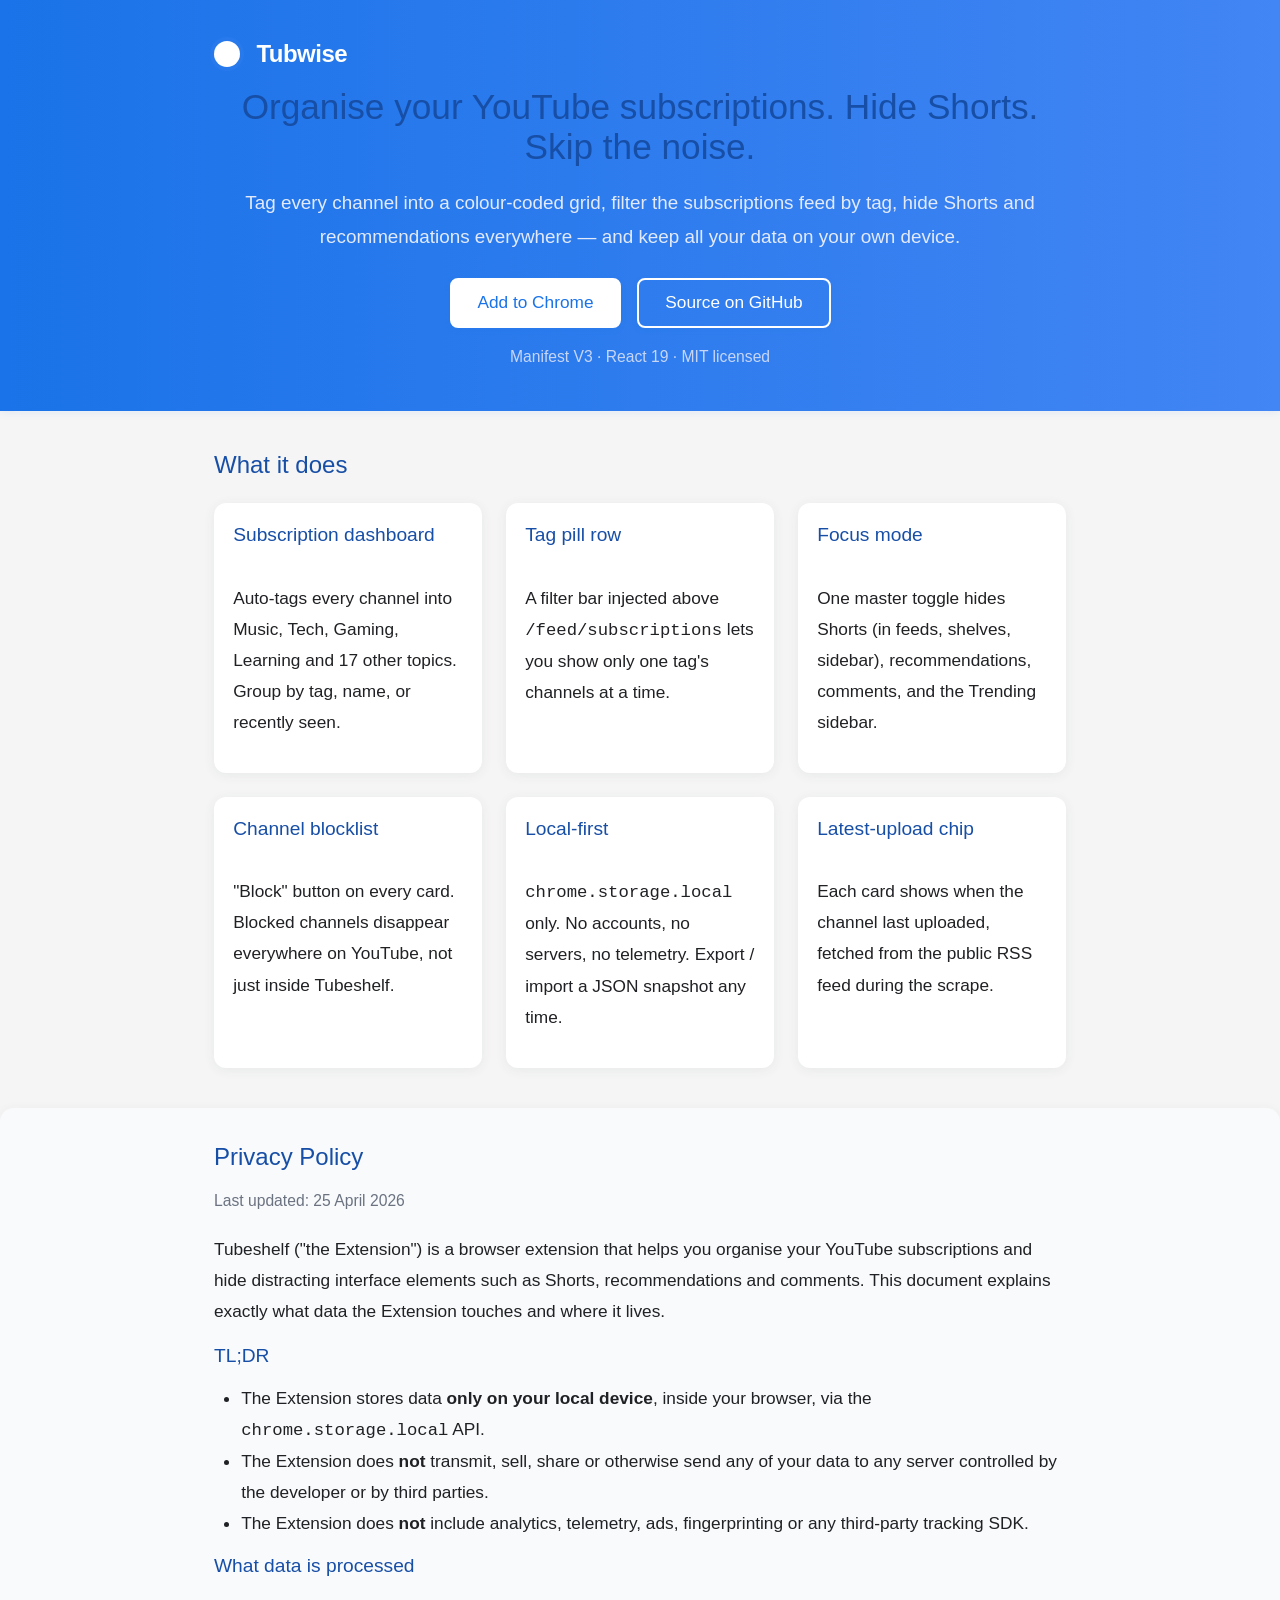
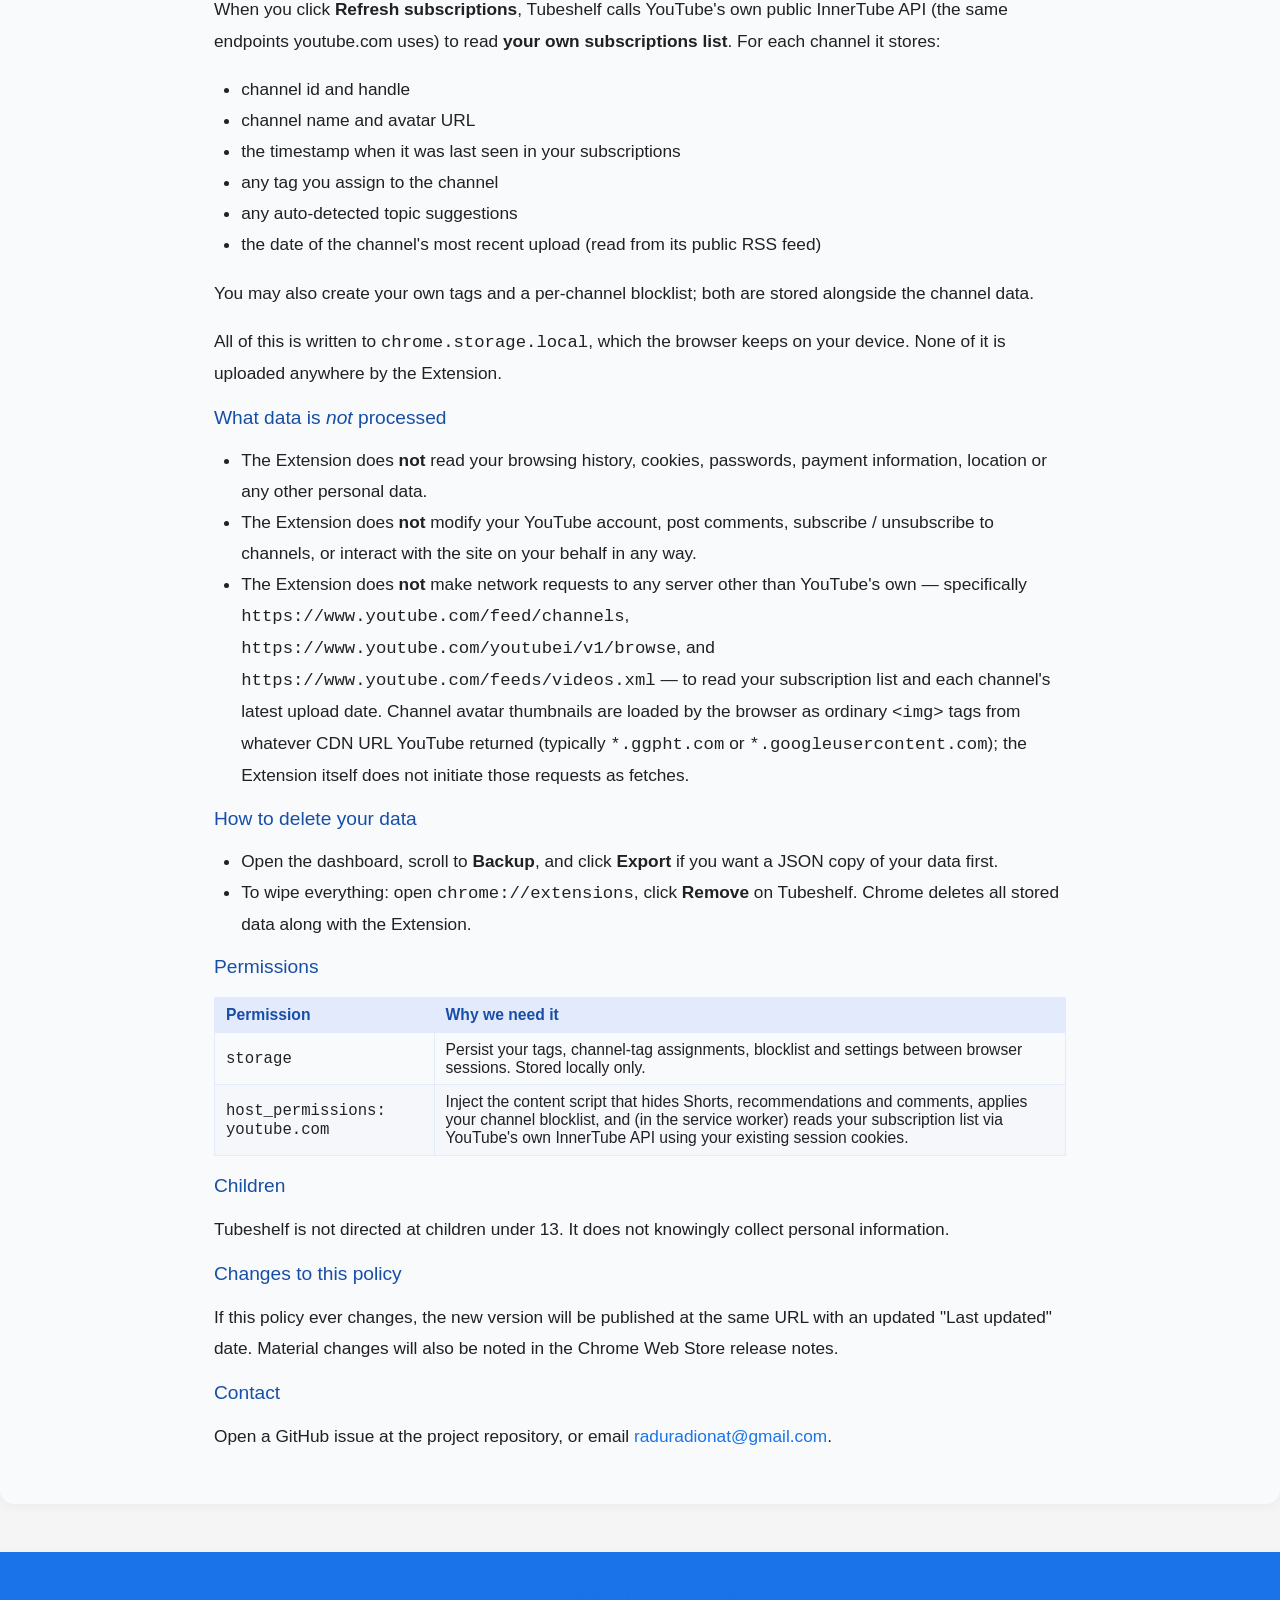
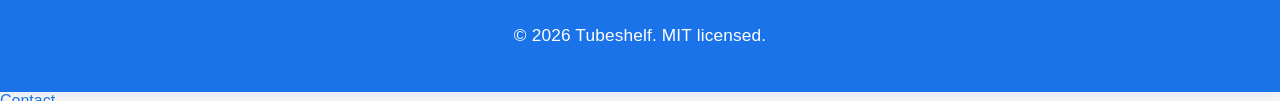
<file: index.html>
<!doctype html>
<html lang="en">
<head>
  <meta charset="utf-8">
  <meta name="viewport" content="width=device-width,initial-scale=1">
  <title>Tubwise — organise YouTube subscriptions, hide Shorts</title>
  <meta name="description"
    content="Tag your YouTube subscriptions, hide Shorts everywhere, and silence the recommendations rail. All data stays in your browser.">
  <link rel="canonical" href="./">
  <meta property="og:title" content="Tubwise">
  <meta property="og:description"
    content="Tag your YouTube subscriptions, hide Shorts everywhere, and silence the recommendations rail.">
  <meta property="og:type" content="website">
  <link rel="stylesheet" href="./style.css">
</head>
<body>
  <header class="hero">
    <div class="container">
      <div class="brand">
        <span class="brand-dot" aria-hidden="true"></span>
        <span class="brand-name">Tubwise</span>
      </div>
      <h1>Organise your YouTube subscriptions. Hide Shorts. Skip the noise.</h1>
      <p class="lead">
        Tag every channel into a colour-coded grid, filter the subscriptions
        feed by tag, hide Shorts and recommendations everywhere — and keep
        all your data on your own device.
      </p>
      <div class="cta">
        <a class="btn primary" href="https://chromewebstore.google.com/" rel="noopener">
          Add to Chrome
        </a>
        <a class="btn ghost" href="https://github.com/radionb/tubwise" rel="noopener">
          Source on GitHub
        </a>
      </div>
      <p class="cta-note">Manifest V3 · React 19 · MIT licensed</p>
    </div>
  </header>


  <section class="features">
    <div class="container">
      <h2>What it does</h2>
      <div class="grid">
        <article class="feature">
          <h3>Subscription dashboard</h3>
          <p>
            Auto-tags every channel into Music, Tech, Gaming, Learning and
            17 other topics. Group by tag, name, or recently seen.
          </p>
        </article>
        <article class="feature">
          <h3>Tag pill row</h3>
          <p>
            A filter bar injected above <code>/feed/subscriptions</code>
            lets you show only one tag's channels at a time.
          </p>
        </article>
        <article class="feature">
          <h3>Focus mode</h3>
          <p>
            One master toggle hides Shorts (in feeds, shelves, sidebar),
            recommendations, comments, and the Trending sidebar.
          </p>
        </article>
        <article class="feature">
          <h3>Channel blocklist</h3>
          <p>
            "Block" button on every card. Blocked channels disappear
            everywhere on YouTube, not just inside Tubeshelf.
          </p>
        </article>
        <article class="feature">
          <h3>Local-first</h3>
          <p>
            <code>chrome.storage.local</code> only. No accounts, no
            servers, no telemetry. Export / import a JSON snapshot any time.
          </p>
        </article>
        <article class="feature">
          <h3>Latest-upload chip</h3>
          <p>
            Each card shows when the channel last uploaded, fetched from
            the public RSS feed during the scrape.
          </p>
        </article>
      </div>
    </div>
  </section>

  <section class="privacy-policy">
    <div class="container">
      <h2>Privacy Policy</h2>
      <p class="muted">Last updated: 25 April 2026</p>
      <p>
        Tubeshelf ("the Extension") is a browser extension that helps you
        organise your YouTube subscriptions and hide distracting interface
        elements such as Shorts, recommendations and comments. This document
        explains exactly what data the Extension touches and where it lives.
      </p>

      <h3>TL;DR</h3>
      <ul>
        <li>The Extension stores data <strong>only on your local device</strong>,
          inside your browser, via the <code>chrome.storage.local</code> API.</li>
        <li>The Extension does <strong>not</strong> transmit, sell, share or
          otherwise send any of your data to any server controlled by the
          developer or by third parties.</li>
        <li>The Extension does <strong>not</strong> include analytics,
          telemetry, ads, fingerprinting or any third-party tracking SDK.</li>
      </ul>

      <h3>What data is processed</h3>
      <p>
        When you click <strong>Refresh subscriptions</strong>, Tubeshelf calls
        YouTube's own public InnerTube API (the same endpoints youtube.com
        uses) to read <strong>your own subscriptions list</strong>. For each
        channel it stores:
      </p>
      <ul>
        <li>channel id and handle</li>
        <li>channel name and avatar URL</li>
        <li>the timestamp when it was last seen in your subscriptions</li>
        <li>any tag you assign to the channel</li>
        <li>any auto-detected topic suggestions</li>
        <li>the date of the channel's most recent upload (read from its
          public RSS feed)</li>
      </ul>
      <p>
        You may also create your own tags and a per-channel blocklist; both
        are stored alongside the channel data.
      </p>
      <p>
        All of this is written to <code>chrome.storage.local</code>, which the
        browser keeps on your device. None of it is uploaded anywhere by the
        Extension.
      </p>

      <h3>What data is <em>not</em> processed</h3>
      <ul>
        <li>The Extension does <strong>not</strong> read your browsing history,
          cookies, passwords, payment information, location or any other
          personal data.</li>
        <li>The Extension does <strong>not</strong> modify your YouTube
          account, post comments, subscribe / unsubscribe to channels, or
          interact with the site on your behalf in any way.</li>
        <li>The Extension does <strong>not</strong> make network requests to
          any server other than YouTube's own — specifically
          <code>https://www.youtube.com/feed/channels</code>,
          <code>https://www.youtube.com/youtubei/v1/browse</code>, and
          <code>https://www.youtube.com/feeds/videos.xml</code> — to read
          your subscription list and each channel's latest upload date.
          Channel avatar thumbnails are loaded by the browser as ordinary
          <code>&lt;img&gt;</code> tags from whatever CDN URL YouTube
          returned (typically <code>*.ggpht.com</code> or
          <code>*.googleusercontent.com</code>); the Extension itself does
          not initiate those requests as fetches.</li>
      </ul>

      <h3>How to delete your data</h3>
      <ul>
        <li>Open the dashboard, scroll to <strong>Backup</strong>, and click
          <strong>Export</strong> if you want a JSON copy of your data first.</li>
        <li>To wipe everything: open <code>chrome://extensions</code>, click
          <strong>Remove</strong> on Tubeshelf. Chrome deletes all stored
          data along with the Extension.</li>
      </ul>

      <h3>Permissions</h3>
      <table>
        <thead>
          <tr><th>Permission</th><th>Why we need it</th></tr>
        </thead>
        <tbody>
          <tr>
            <td><code>storage</code></td>
            <td>Persist your tags, channel-tag assignments, blocklist and
              settings between browser sessions. Stored locally only.</td>
          </tr>
          <tr>
            <td><code>host_permissions: youtube.com</code></td>
            <td>Inject the content script that hides Shorts, recommendations
              and comments, applies your channel blocklist, and (in the
              service worker) reads your subscription list via YouTube's own
              InnerTube API using your existing session cookies.</td>
          </tr>
        </tbody>
      </table>

      <h3>Children</h3>
      <p>
        Tubeshelf is not directed at children under 13. It does not knowingly
        collect personal information.
      </p>

      <h3>Changes to this policy</h3>
      <p>
        If this policy ever changes, the new version will be published at the
        same URL with an updated "Last updated" date. Material changes will
        also be noted in the Chrome Web Store release notes.
      </p>

      <h3>Contact</h3>
      <p>
        Open a GitHub issue at the project repository, or email
        <a href="mailto:raduradionat@gmail.com">raduradionat@gmail.com</a>.
      </p>
    </div>
  </section>

  <footer>
    <div class="container">
      <nav>
        <a href="./privacy.html">Privacy policy</a>
        <a href="https://github.com/radionb/tubeshelf" rel="noopener">GitHub</a>
        <a href="mailto:raduradionat@gmail.com">Contact</a>
      </nav>
      <p class="muted">© <span id="year"></span> Tubeshelf. MIT licensed.</p>
    </footer>
    <script>
      document.getElementById('year').textContent = new Date().getFullYear();
    </script>
    </div>
        <a href="mailto:radionraduat@gmail.com">Contact</a>
</body>
</html>
</file>
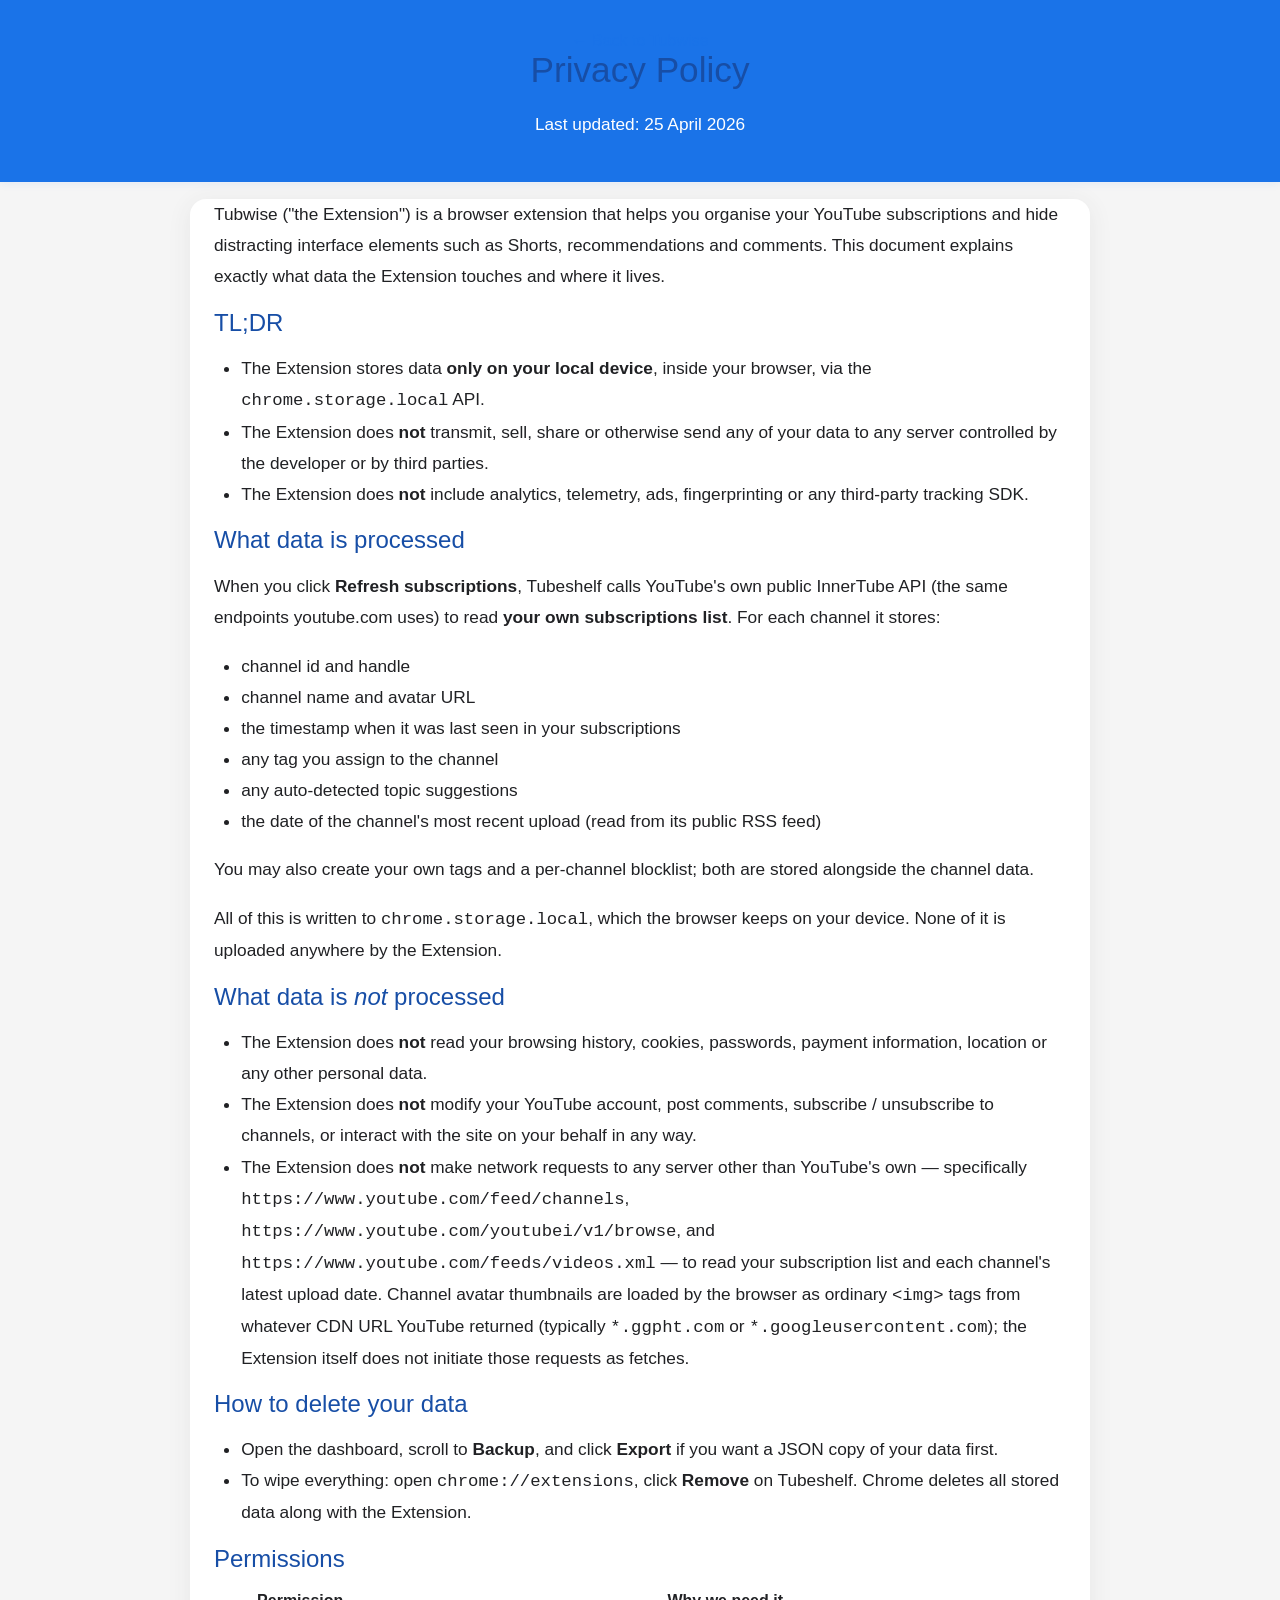
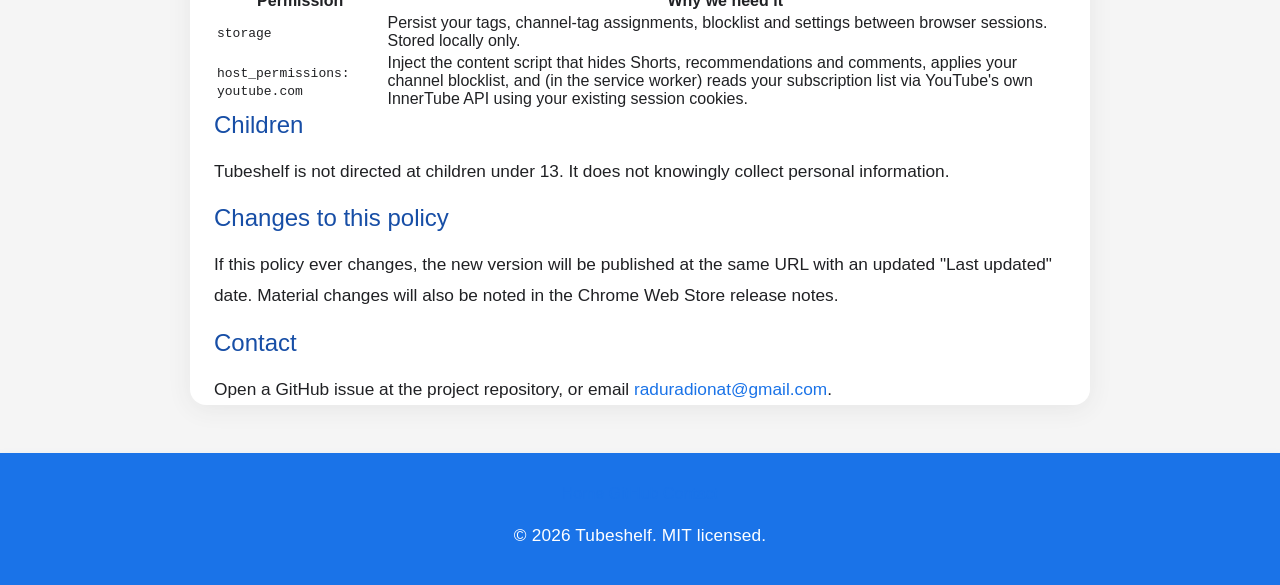
<file: privacy.html>
<!doctype html>
<html lang="en">
<head>
  <meta charset="utf-8">
  <meta name="viewport" content="width=device-width,initial-scale=1">
  <title>Privacy Policy — Tubwise</title>
  <meta name="description" content="What Tubwise reads, where it stores it, and what it never transmits.">
  <link rel="canonical" href="./privacy.html">
  <link rel="stylesheet" href="./style.css">
</head>
<body class="doc">
  <header class="doc-head">
    <div class="container">
      <a class="doc-back" href="./">← Back to Tubwise</a>
      <h1>Privacy Policy</h1>
      <p class="muted">Last updated: 25 April 2026</p>
    </div>
  </header>

  <main class="container doc-body">
    <p>
      Tubwise ("the Extension") is a browser extension that helps you
      organise your YouTube subscriptions and hide distracting interface
      elements such as Shorts, recommendations and comments. This document
      explains exactly what data the Extension touches and where it lives.
    </p>

    <h2>TL;DR</h2>
    <ul>
      <li>The Extension stores data <strong>only on your local device</strong>,
        inside your browser, via the <code>chrome.storage.local</code> API.</li>
      <li>The Extension does <strong>not</strong> transmit, sell, share or
        otherwise send any of your data to any server controlled by the
        developer or by third parties.</li>
      <li>The Extension does <strong>not</strong> include analytics,
        telemetry, ads, fingerprinting or any third-party tracking SDK.</li>
    </ul>

    <h2>What data is processed</h2>
    <p>
      When you click <strong>Refresh subscriptions</strong>, Tubeshelf calls
      YouTube's own public InnerTube API (the same endpoints youtube.com
      uses) to read <strong>your own subscriptions list</strong>. For each
      channel it stores:
    </p>
    <ul>
      <li>channel id and handle</li>
      <li>channel name and avatar URL</li>
      <li>the timestamp when it was last seen in your subscriptions</li>
      <li>any tag you assign to the channel</li>
      <li>any auto-detected topic suggestions</li>
      <li>the date of the channel's most recent upload (read from its
        public RSS feed)</li>
    </ul>
    <p>
      You may also create your own tags and a per-channel blocklist; both
      are stored alongside the channel data.
    </p>
    <p>
      All of this is written to <code>chrome.storage.local</code>, which the
      browser keeps on your device. None of it is uploaded anywhere by the
      Extension.
    </p>

    <h2>What data is <em>not</em> processed</h2>
    <ul>
      <li>The Extension does <strong>not</strong> read your browsing history,
        cookies, passwords, payment information, location or any other
        personal data.</li>
      <li>The Extension does <strong>not</strong> modify your YouTube
        account, post comments, subscribe / unsubscribe to channels, or
        interact with the site on your behalf in any way.</li>
      <li>The Extension does <strong>not</strong> make network requests to
        any server other than YouTube's own — specifically
        <code>https://www.youtube.com/feed/channels</code>,
        <code>https://www.youtube.com/youtubei/v1/browse</code>, and
        <code>https://www.youtube.com/feeds/videos.xml</code> — to read
        your subscription list and each channel's latest upload date.
        Channel avatar thumbnails are loaded by the browser as ordinary
        <code>&lt;img&gt;</code> tags from whatever CDN URL YouTube
        returned (typically <code>*.ggpht.com</code> or
        <code>*.googleusercontent.com</code>); the Extension itself does
        not initiate those requests as fetches.</li>
    </ul>

    <h2>How to delete your data</h2>
    <ul>
      <li>Open the dashboard, scroll to <strong>Backup</strong>, and click
        <strong>Export</strong> if you want a JSON copy of your data first.</li>
      <li>To wipe everything: open <code>chrome://extensions</code>, click
        <strong>Remove</strong> on Tubeshelf. Chrome deletes all stored
        data along with the Extension.</li>
    </ul>

    <h2>Permissions</h2>
    <table>
      <thead>
        <tr><th>Permission</th><th>Why we need it</th></tr>
      </thead>
      <tbody>
        <tr>
          <td><code>storage</code></td>
          <td>Persist your tags, channel-tag assignments, blocklist and
            settings between browser sessions. Stored locally only.</td>
        </tr>
        <tr>
          <td><code>host_permissions: youtube.com</code></td>
          <td>Inject the content script that hides Shorts, recommendations
            and comments, applies your channel blocklist, and (in the
            service worker) reads your subscription list via YouTube's own
            InnerTube API using your existing session cookies.</td>
        </tr>
      </tbody>
    </table>

    <h2>Children</h2>
    <p>
      Tubeshelf is not directed at children under 13. It does not knowingly
      collect personal information.
    </p>

    <h2>Changes to this policy</h2>
    <p>
      If this policy ever changes, the new version will be published at the
      same URL with an updated "Last updated" date. Material changes will
      also be noted in the Chrome Web Store release notes.
    </p>

    <h2>Contact</h2>
    <p>
      Open a GitHub issue at the project repository, or email
      <a href="mailto:raduradionat@gmail.com">raduradionat@gmail.com</a>.
    </p>
  </main>

  <footer>
    <div class="container">
      <nav>
        <a href="./">Home</a>
        <a href="https://github.com/" rel="noopener">GitHub</a>
        <a href="mailto:raduradionat@gmail.com">Contact</a>
      </nav>
      <p class="muted">© 2026 Tubeshelf. MIT licensed.</p>
    </div>
  </footer>
</body>
</html>
</file>
<file: style.css>
/* --- Tubeshelf custom classes for layout and branding --- */

.hero {
  background: linear-gradient(90deg, #1a73e8 0%, #4285f4 100%);
  color: #fff;
  padding: 2.5rem 0 2rem 0;
  box-shadow: 0 2px 8px rgba(26,115,232,0.08);
}

.container {
  width: 100%;
  max-width: 900px;
  margin: 0 auto;
  padding: 0 1.5rem;
  box-sizing: border-box;
}

.brand {
  display: flex;
  align-items: center;
  gap: 0.7rem;
  font-size: 1.5rem;
  font-weight: 700;
  margin-bottom: 1.2rem;
}
.brand-dot {
  display: inline-block;
  width: 1.1em;
  height: 1.1em;
  border-radius: 50%;
  background: #fff;
  box-shadow: 0 0 0 4px #4285f433;
  margin-right: 0.2em;
}
.brand-name {
  letter-spacing: -0.5px;
  color: #fff;
}

.lead {
  font-size: 1.18rem;
  color: #e3eafc;
  margin-bottom: 1.5rem;
}

.cta {
  display: flex;
  gap: 1rem;
  margin-bottom: 0.7rem;
  flex-wrap: wrap;
  justify-content: center;
}
.btn {
  display: inline-block;
  font-family: inherit;
  font-weight: 500;
  border-radius: 8px;
  padding: 0.7em 1.5em;
  font-size: 1.08em;
  text-align: center;
  text-decoration: none;
  border: none;
  cursor: pointer;
  transition: background 0.2s, box-shadow 0.2s, color 0.2s;
  box-shadow: 0 2px 6px rgba(26,115,232,0.08);
}
.btn.primary {
  background: #fff;
  color: #1a73e8;
  border: 2px solid #fff;
}
.btn.primary:hover {
  background: #e3eafc;
  color: #174ea6;
}
.btn.ghost {
  background: transparent;
  color: #fff;
  border: 2px solid #fff;
}
.btn.ghost:hover {
  background: #174ea6;
  color: #fff;
}
.cta-note {
  color: #c7d6f7;
  font-size: 0.98rem;
  margin-bottom: 0.5rem;
}

.features {
  margin: 2.5rem 0 2rem 0;
}
.grid {
  display: grid;
  grid-template-columns: repeat(auto-fit, minmax(260px, 1fr));
  gap: 1.5rem;
  margin-top: 1.5rem;
}
.feature {
  background: #fff;
  border-radius: 12px;
  box-shadow: 0 2px 12px rgba(60,64,67,0.07);
  padding: 1.3rem 1.2rem 1.1rem 1.2rem;
  display: flex;
  flex-direction: column;
  gap: 0.5rem;
  min-height: 180px;
}

.privacy-policy {
  margin: 2.5rem 0 2rem 0;
  background: #f8fafc;
  border-radius: 14px;
  box-shadow: 0 2px 12px rgba(60,64,67,0.06);
  padding: 2.2rem 1.5rem;
}
.privacy-policy h2, .privacy-policy h3 {
  color: #174ea6;
}
.privacy-policy .muted {
  color: #6b7280;
  font-size: 0.98rem;
  margin-bottom: 1.2rem;
}
.privacy-policy table {
  width: 100%;
  border-collapse: collapse;
  margin: 1.2rem 0;
  font-size: 0.98rem;
}
.privacy-policy th, .privacy-policy td {
  border: 1px solid #e3eafc;
  padding: 0.5em 0.7em;
  text-align: left;
}
.privacy-policy th {
  background: #e3eafc;
  color: #174ea6;
}
.privacy-policy tr:nth-child(even) td {
  background: #f5f7fa;
}

@media (max-width: 800px) {
  .container {
    padding: 0 0.5rem;
  }
  .privacy-policy {
    padding: 1.2rem 0.3rem;
  }
  .features {
    margin: 1.5rem 0 1rem 0;
  }
}

/*
 * tubeshelf-privacy-page CSS
 * Google Material-inspired, modern, responsive design
 */

body {
  font-family: 'Roboto', 'Segoe UI', Arial, sans-serif;
  background: #f5f5f5;
  color: #202124;
  margin: 0;
  padding: 0;
  min-height: 100vh;
}

header, footer {
  background: #1a73e8;
  color: #fff;
  padding: 2rem 0 1.5rem 0;
  text-align: center;
  box-shadow: 0 2px 8px rgba(26,115,232,0.08);
}

main {
  max-width: 720px;
  margin: 2.5rem auto;
  background: #fff;
  border-radius: 16px;
  box-shadow: 0 4px 24px rgba(60,64,67,0.08);
  padding: 2.5rem 3rem;
  transition: box-shadow 0.2s;
}

h1, h2, h3 {
  color: #174ea6;
  font-family: 'Roboto', 'Segoe UI', Arial, sans-serif;
  font-weight: 500;
  margin-top: 0;
}

h1 {
  font-size: 2.2rem;
  margin-bottom: 1.2rem;
}
h2 {
  font-size: 1.5rem;
  margin-bottom: 1rem;
}
h3 {
  font-size: 1.2rem;
  margin-bottom: 0.7rem;
}

p, li {
  line-height: 1.8;
  font-size: 1.08rem;
}

ul {
  padding-left: 1.7rem;
}

a {
  color: #1a73e8;
  text-decoration: none;
  transition: color 0.2s;
}
a:hover {
  text-decoration: underline;
  color: #174ea6;
}

.button, button {
  background: #1a73e8;
  color: #fff;
  border: none;
  border-radius: 8px;
  padding: 0.7em 1.5em;
  font-size: 1.08em;
  font-family: 'Roboto', 'Segoe UI', Arial, sans-serif;
  font-weight: 500;
  cursor: pointer;
  box-shadow: 0 2px 6px rgba(26,115,232,0.08);
  transition: background 0.2s, box-shadow 0.2s;
}
.button:hover, button:hover {
  background: #174ea6;
  box-shadow: 0 4px 12px rgba(26,115,232,0.12);
}

footer {
  margin-top: 3rem;
  font-size: 0.98rem;
  letter-spacing: 0.01em;
}

@media (max-width: 800px) {
  main {
    padding: 1.5rem 1rem;
    margin: 1.5rem 0.5rem;
  }
  h1 {
    font-size: 1.5rem;
  }
}

@media (max-width: 500px) {
  main {
    padding: 1rem 0.3rem;
    margin: 0.5rem 0;
  }
  h1 {
    font-size: 1.15rem;
  }
  header, footer {
    padding: 1rem 0;
  }
}
</file>
